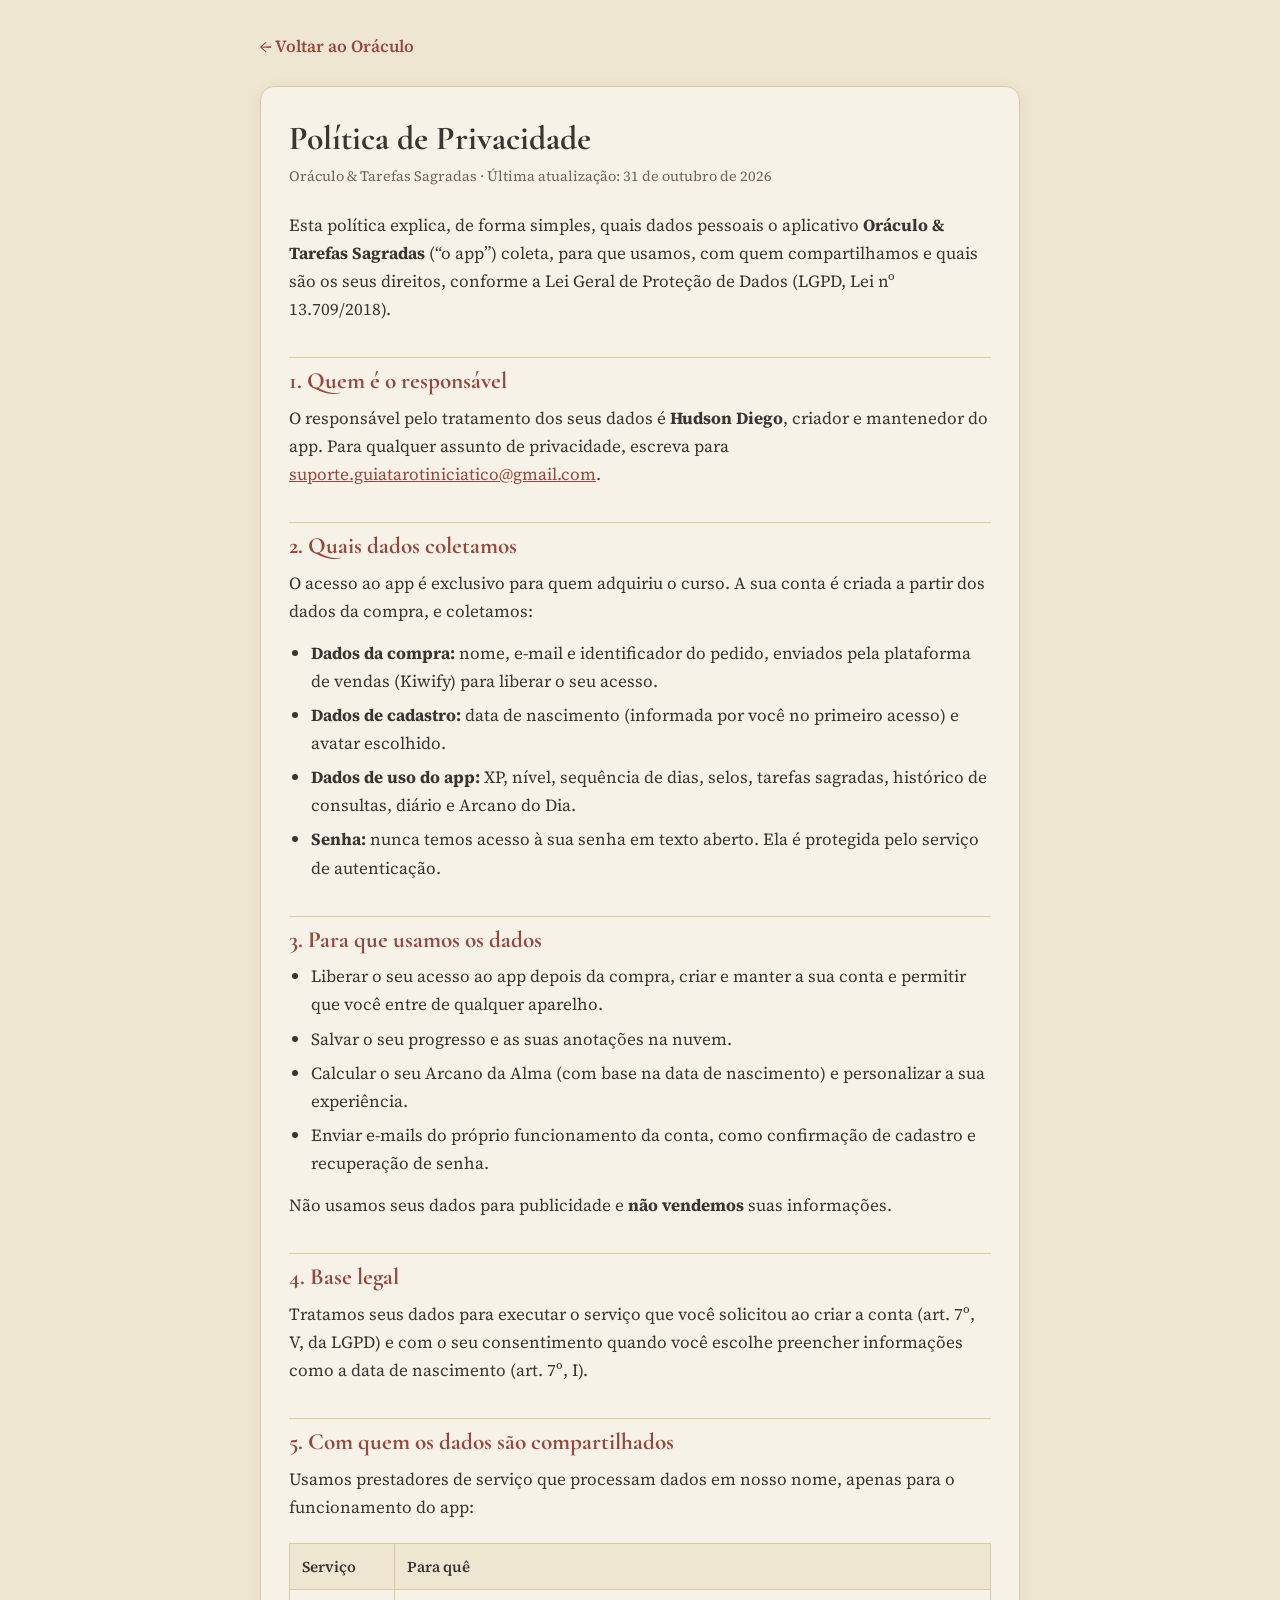
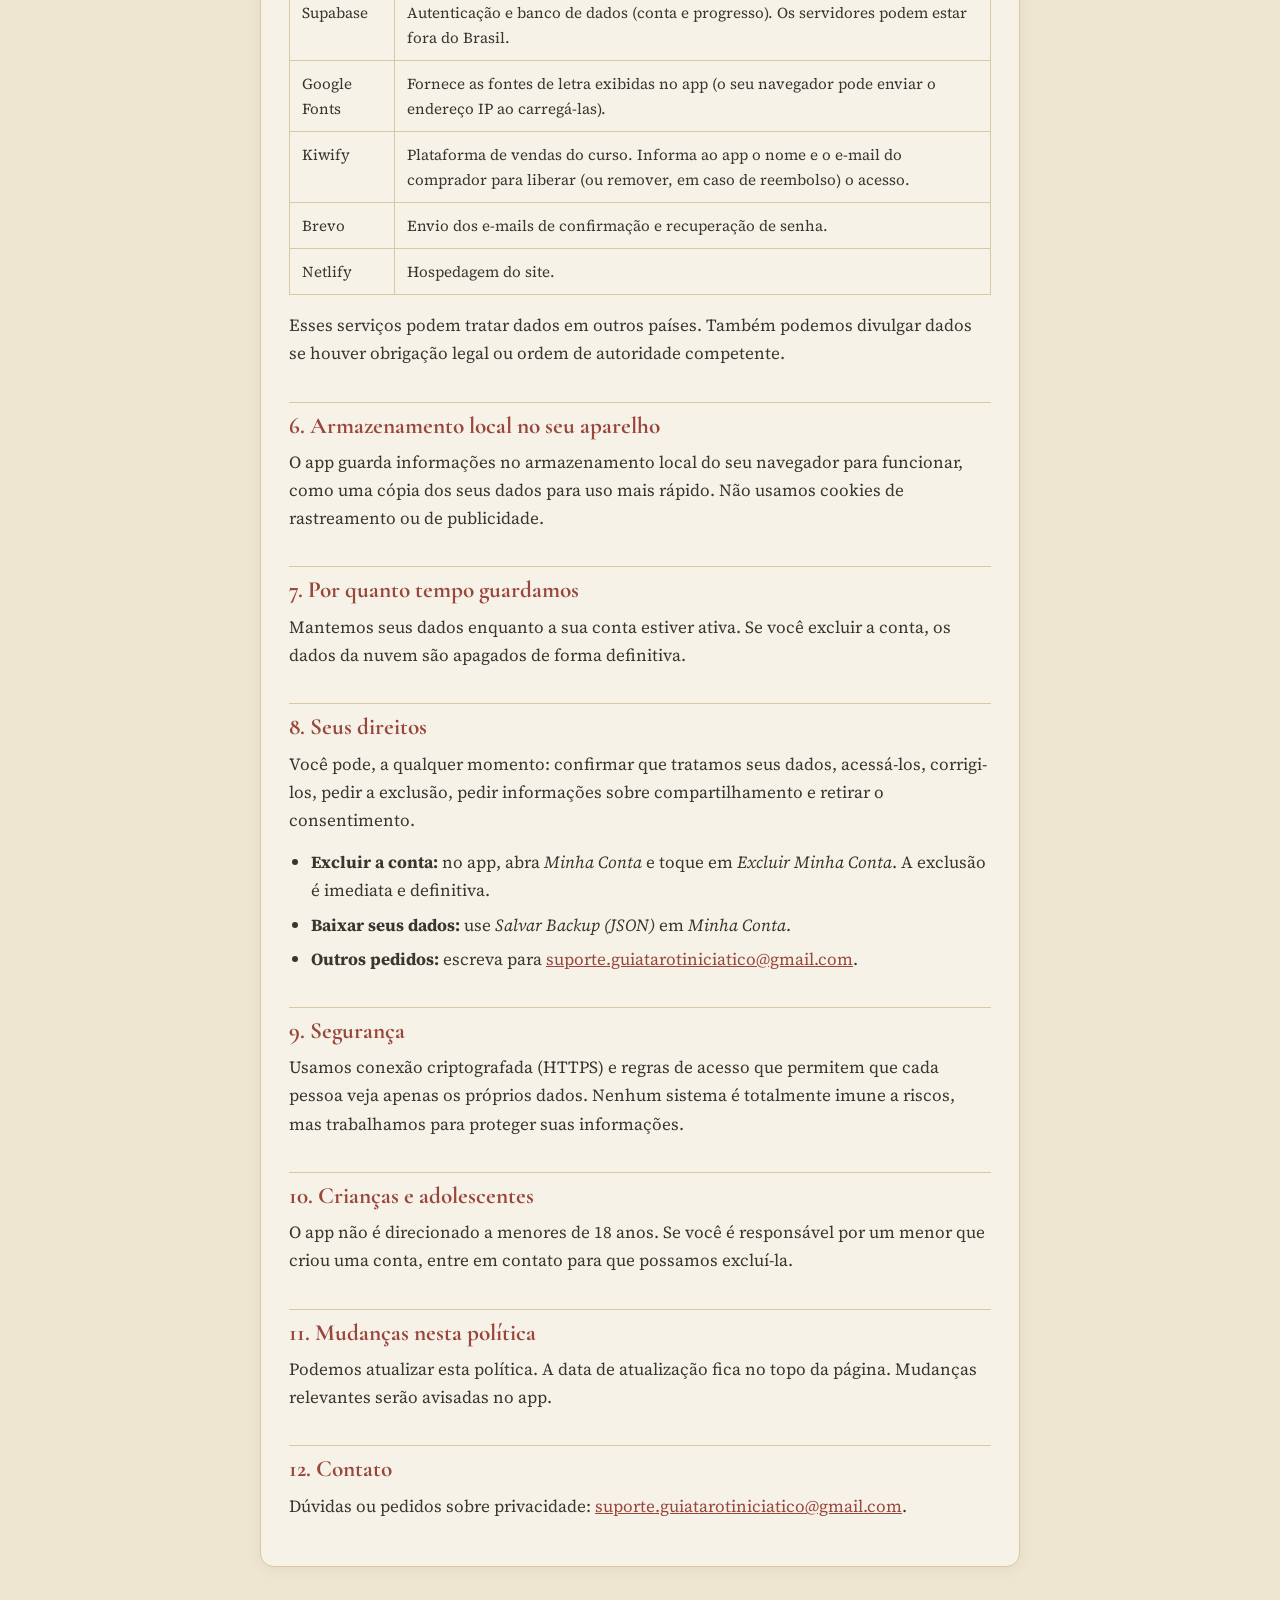
<file: privacidade.html>
<!DOCTYPE html>
<html lang="pt-BR">
<head>
<meta charset="UTF-8">
<meta name="viewport" content="width=device-width, initial-scale=1">
<title>Política de Privacidade — Oráculo & Tarefas Sagradas</title>
<meta name="description" content="Como o Oráculo & Tarefas Sagradas coleta, usa e protege os seus dados pessoais.">
<link rel="preconnect" href="https://fonts.googleapis.com">
<link rel="preconnect" href="https://fonts.gstatic.com" crossorigin>
<link href="https://fonts.googleapis.com/css2?family=Cormorant+Garamond:wght@500;600;700&family=Source+Serif+4:wght@400;600&display=swap" rel="stylesheet">
<style>
  :root {
    --bg: #efe6d2; --panel: #f7f2e7; --text: #3a3530; --muted: #6b6457;
    --accent: #99463c; --gold: #c99a2e; --border: #d9c9a3;
  }
  @media (prefers-color-scheme: dark) { :root { color-scheme: light; } }
  * { box-sizing: border-box; }
  html { -webkit-text-size-adjust: 100%; }
  body {
    margin: 0; padding: 24px 16px 56px; background: var(--bg); color: var(--text);
    font-family: 'Source Serif 4', Georgia, 'Times New Roman', serif; font-size: 17px; line-height: 1.65;
  }
  .wrap { max-width: 760px; margin: 0 auto; }
  .voltar { display: inline-block; margin-bottom: 18px; color: var(--accent); text-decoration: none; font-weight: 600; min-height: 44px; line-height: 44px; }
  .voltar:hover { text-decoration: underline; }
  .card { background: var(--panel); border: 1px solid var(--border); border-radius: 14px; padding: 32px 28px; box-shadow: 0 2px 14px rgba(90,70,40,.08); }
  h1, h2 { font-family: 'Cormorant Garamond', Georgia, serif; line-height: 1.2; color: var(--text); }
  h1 { font-size: 2.1rem; margin: 0 0 6px; }
  h2 { font-size: 1.45rem; margin: 34px 0 8px; padding-top: 10px; border-top: 1px solid var(--border); color: var(--accent); }
  .atualizado { color: var(--muted); font-size: .9rem; margin: 0 0 22px; }
  p { margin: 0 0 14px; }
  ul { margin: 0 0 14px; padding-left: 22px; }
  li { margin-bottom: 6px; }
  a { color: var(--accent); overflow-wrap: anywhere; }
  .destaque { background: #fbf8ef; border-left: 4px solid var(--gold); padding: 12px 16px; border-radius: 6px; margin: 16px 0; }
  table { width: 100%; border-collapse: collapse; margin: 8px 0 16px; font-size: .95rem; }
  th, td { text-align: left; padding: 10px 12px; border: 1px solid var(--border); vertical-align: top; }
  th { background: #efe6d2; font-weight: 600; }
  .scroll { overflow-x: auto; }
  @media (max-width: 520px) { .card { padding: 24px 18px; } h1 { font-size: 1.8rem; } body { font-size: 16.5px; } }
</style>
</head>
<body>
<div class="wrap">
  <a class="voltar" href="index.html">← Voltar ao Oráculo</a>
  <main class="card">
    <h1>Política de Privacidade</h1>
    <p class="atualizado">Oráculo &amp; Tarefas Sagradas · Última atualização: 31 de outubro de 2026</p>

    <p>Esta política explica, de forma simples, quais dados pessoais o aplicativo <strong>Oráculo &amp; Tarefas Sagradas</strong> (“o app”) coleta, para que usamos, com quem compartilhamos e quais são os seus direitos, conforme a Lei Geral de Proteção de Dados (LGPD, Lei nº 13.709/2018).</p>

    <h2>1. Quem é o responsável</h2>
    <p>O responsável pelo tratamento dos seus dados é <strong>Hudson Diego</strong>, criador e mantenedor do app. Para qualquer assunto de privacidade, escreva para <a href="mailto:suporte.guiatarotiniciatico@gmail.com">suporte.guiatarotiniciatico@gmail.com</a>.</p>

    <h2>2. Quais dados coletamos</h2>
    <p>O acesso ao app é exclusivo para quem adquiriu o curso. A sua conta é criada a partir dos dados da compra, e coletamos:</p>
    <ul>
      <li><strong>Dados da compra:</strong> nome, e-mail e identificador do pedido, enviados pela plataforma de vendas (Kiwify) para liberar o seu acesso.</li>
      <li><strong>Dados de cadastro:</strong> data de nascimento (informada por você no primeiro acesso) e avatar escolhido.</li>
      <li><strong>Dados de uso do app:</strong> XP, nível, sequência de dias, selos, tarefas sagradas, histórico de consultas, diário e Arcano do Dia.</li>
      <li><strong>Senha:</strong> nunca temos acesso à sua senha em texto aberto. Ela é protegida pelo serviço de autenticação.</li>
    </ul>

    <h2>3. Para que usamos os dados</h2>
    <ul>
      <li>Liberar o seu acesso ao app depois da compra, criar e manter a sua conta e permitir que você entre de qualquer aparelho.</li>
      <li>Salvar o seu progresso e as suas anotações na nuvem.</li>
      <li>Calcular o seu Arcano da Alma (com base na data de nascimento) e personalizar a sua experiência.</li>
      <li>Enviar e-mails do próprio funcionamento da conta, como confirmação de cadastro e recuperação de senha.</li>
    </ul>
    <p>Não usamos seus dados para publicidade e <strong>não vendemos</strong> suas informações.</p>

    <h2>4. Base legal</h2>
    <p>Tratamos seus dados para executar o serviço que você solicitou ao criar a conta (art. 7º, V, da LGPD) e com o seu consentimento quando você escolhe preencher informações como a data de nascimento (art. 7º, I).</p>

    <h2>5. Com quem os dados são compartilhados</h2>
    <p>Usamos prestadores de serviço que processam dados em nosso nome, apenas para o funcionamento do app:</p>
    <div class="scroll">
    <table>
      <tr><th>Serviço</th><th>Para quê</th></tr>
      <tr><td>Supabase</td><td>Autenticação e banco de dados (conta e progresso). Os servidores podem estar fora do Brasil.</td></tr>
      <tr><td>Google Fonts</td><td>Fornece as fontes de letra exibidas no app (o seu navegador pode enviar o endereço IP ao carregá-las).</td></tr>
      <tr><td>Kiwify</td><td>Plataforma de vendas do curso. Informa ao app o nome e o e-mail do comprador para liberar (ou remover, em caso de reembolso) o acesso.</td></tr>
      <tr><td>Brevo</td><td>Envio dos e-mails de confirmação e recuperação de senha.</td></tr>
      <tr><td>Netlify</td><td>Hospedagem do site.</td></tr>
    </table>
    </div>
    <p>Esses serviços podem tratar dados em outros países. Também podemos divulgar dados se houver obrigação legal ou ordem de autoridade competente.</p>

    <h2>6. Armazenamento local no seu aparelho</h2>
    <p>O app guarda informações no armazenamento local do seu navegador para funcionar, como uma cópia dos seus dados para uso mais rápido. Não usamos cookies de rastreamento ou de publicidade.</p>

    <h2>7. Por quanto tempo guardamos</h2>
    <p>Mantemos seus dados enquanto a sua conta estiver ativa. Se você excluir a conta, os dados da nuvem são apagados de forma definitiva.</p>

    <h2>8. Seus direitos</h2>
    <p>Você pode, a qualquer momento: confirmar que tratamos seus dados, acessá-los, corrigi-los, pedir a exclusão, pedir informações sobre compartilhamento e retirar o consentimento.</p>
    <ul>
      <li><strong>Excluir a conta:</strong> no app, abra <em>Minha Conta</em> e toque em <em>Excluir Minha Conta</em>. A exclusão é imediata e definitiva.</li>
      <li><strong>Baixar seus dados:</strong> use <em>Salvar Backup (JSON)</em> em <em>Minha Conta</em>.</li>
      <li><strong>Outros pedidos:</strong> escreva para <a href="mailto:suporte.guiatarotiniciatico@gmail.com">suporte.guiatarotiniciatico@gmail.com</a>.</li>
    </ul>

    <h2>9. Segurança</h2>
    <p>Usamos conexão criptografada (HTTPS) e regras de acesso que permitem que cada pessoa veja apenas os próprios dados. Nenhum sistema é totalmente imune a riscos, mas trabalhamos para proteger suas informações.</p>

    <h2>10. Crianças e adolescentes</h2>
    <p>O app não é direcionado a menores de 18 anos. Se você é responsável por um menor que criou uma conta, entre em contato para que possamos excluí-la.</p>

    <h2>11. Mudanças nesta política</h2>
    <p>Podemos atualizar esta política. A data de atualização fica no topo da página. Mudanças relevantes serão avisadas no app.</p>

    <h2>12. Contato</h2>
    <p>Dúvidas ou pedidos sobre privacidade: <a href="mailto:suporte.guiatarotiniciatico@gmail.com">suporte.guiatarotiniciatico@gmail.com</a>.</p>
  </main>
</div>
</body>
</html>
</file>
